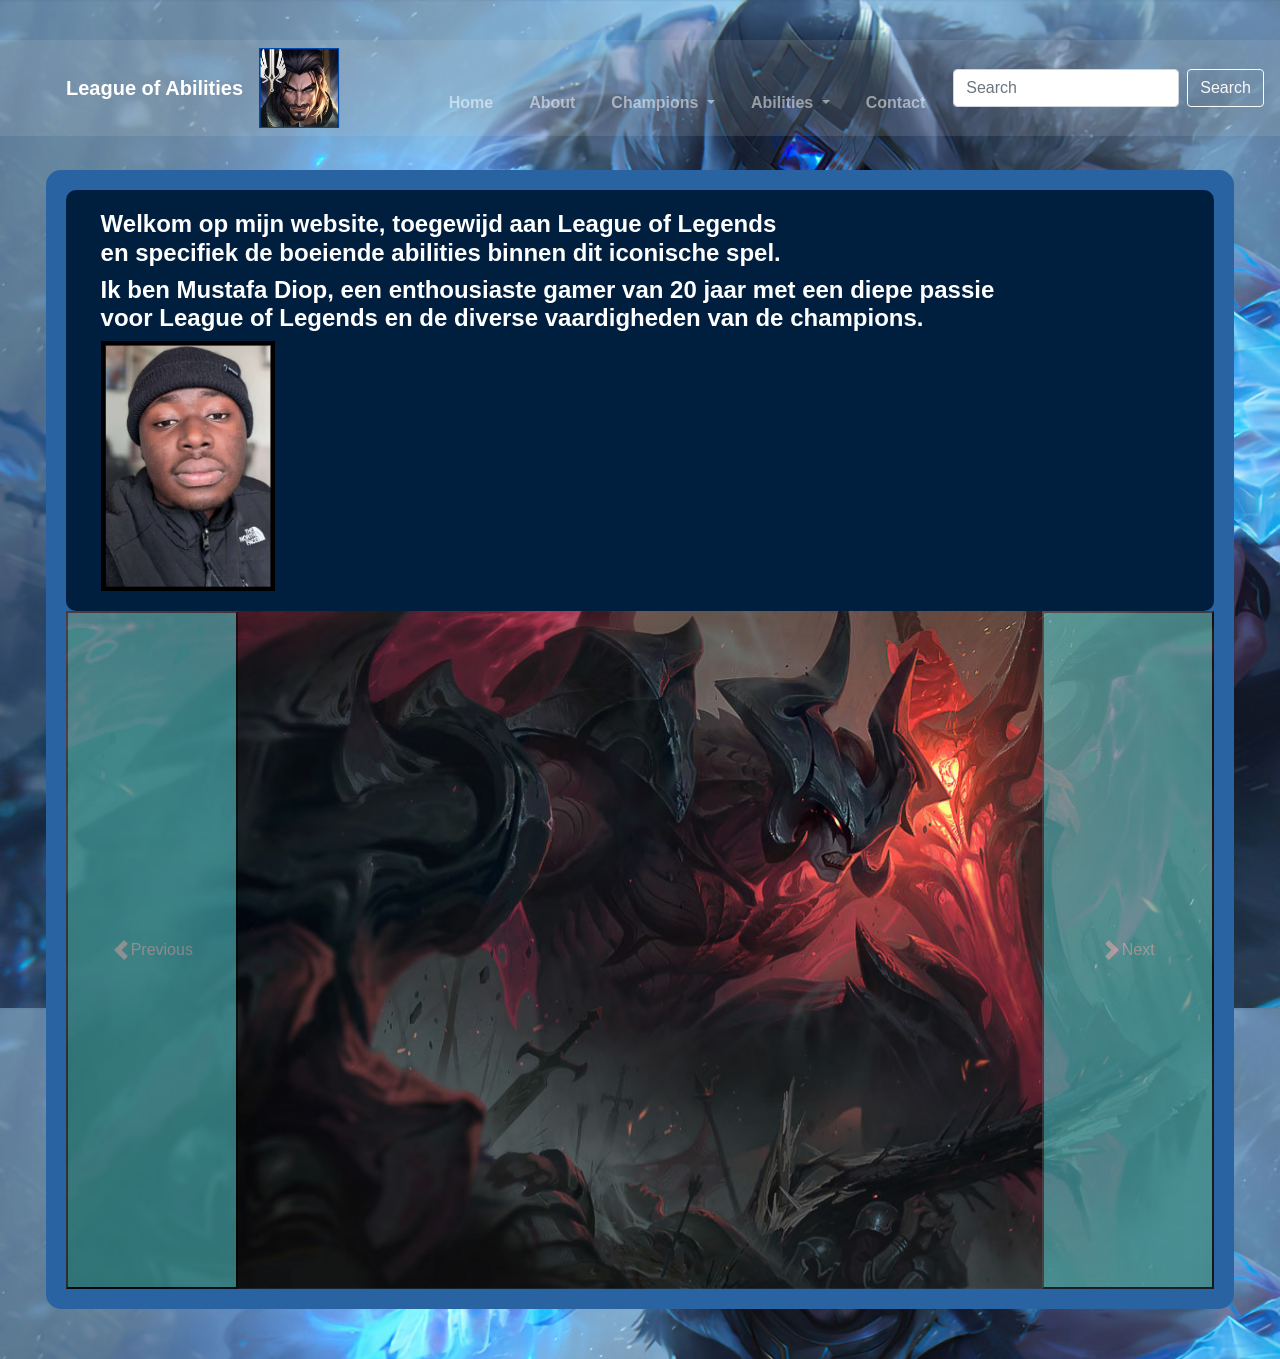
<file: index.html>
<!DOCTYPE html>
<html lang="en">
<head>
    <meta charset="UTF-8">
    <meta name="viewport" content="width=device-width, initial-scale=1.0">
    <link rel="stylesheet" href="https://maxcdn.bootstrapcdn.com/bootstrap/4.0.0/css/bootstrap.min.css" integrity="sha384-Gn5384xqQ1aoWXA+058RXPxPg6fy4IWvTNh0E263XmFcJlSAwiGgFAW/dAiS6JXm" crossorigin="anonymous">
    <script src="https://cdnjs.cloudflare.com/ajax/libs/popper.js/1.12.9/umd/popper.min.js" integrity="sha384-ApNbgh9B+Y1QKtv3Rn7W3mgPxhU9K/ScQsAP7hUibX39j7fakFPskvXusvfa0b4Q" crossorigin="anonymous"></script>
    <script src="https://cdn.jsdelivr.net/npm/bootstrap@5.2.2/dist/js/bootstrap.bundle.min.js"></script>
    <link rel="stylesheet" href="css/styles.css">
    <title>League of Abilities</title>
</head>
<body>
    <navbarsection>
        <nav class="navbar navbar-expand-lg navbar-dark fixed-top" style="background-color: #d3d3d321;">
            <a class="navbar-brand" href="index.html">League of Abilities</a>
            <img src="images\sylaslogobetter.png" alt="Sylas Site Logo" height="80">
            <button class="navbar-toggler" type="button" data-toggle="collapse" data-target="#navbarNav" aria-controls="navbarNav" aria-expanded="false" aria-label="Toggle navigation">
                <span class="navbar-toggler-icon"></span>
            </button>
            <div class="collapse navbar-collapse" id="navbarNav">
                <ul class="navbar-nav ml-auto">
                    <li class="nav-item">
                        <a class="nav-link" href="index.html">Home</a>
                    </li>
                    <li class="nav-item">
                        <a class="nav-link" href="overzicht.html">About</a>
                    </li>
                    <li class="nav-item dropdown">
                        <a class="nav-link dropdown-toggle" href="#" id="championsDropdown" role="button" data-bs-toggle="dropdown" aria-expanded="false">
                            Champions
                        </a>
                        <ul class="dropdown-menu" aria-labelledby="championsDropdown">
                            <li><a class="dropdown-item" href="aatroxlore.html">Aatrox</a></li>
                            <li><a class="dropdown-item" href="yonelore.html">Yone</a></li>
                            <li><a class="dropdown-item" href="samiralore.html">Samira</a></li>
                        </ul>
                    </li>
                    <li class="nav-item dropdown">
                        <a class="nav-link dropdown-toggle" href="#" id="abilitiesDropdown" role="button" data-bs-toggle="dropdown" aria-expanded="false">
                            Abilities
                        </a>
                        <ul class="dropdown-menu" aria-labelledby="abilitiesDropdown">
                            <li><a class="dropdown-item" href="aatroxability.html">Aatrox</a></li>
                            <li><a class="dropdown-item" href="yoneability.html">Yone</a></li>
                            <li><a class="dropdown-item" href="samiraability.html">Samira</a></li>
                        </ul>
                    </li>
                    <li class="nav-item">
                        <a class="nav-link" href="contact.html">Contact</a>
                    </li>
                </ul>
        
                <!-- Search Bar -->
                <form class="form-inline my-2 my-lg-0">
                    <input class="form-control mr-sm-2" type="search" placeholder="Search" aria-label="Search">
                    <button class="btn btn-outline-light my-2 my-sm-0" type="submit">Search</button>
                </form>
            </div>
        </nav>
    </navbarsection>
    
    
    <section class="blue-container">
        <article class="container-fluid">
            <section class="row" style="background-color: #001f3f; padding: 20px; border-radius: 10px; color: #ffffff;">
                <article class="col-sm-8">
                    <h4><b>Welkom op mijn website, toegewijd aan League of Legends en specifiek de boeiende abilities binnen dit iconische spel.</b></h4>
                </article>
                <br>
                <br>
                <article class="col-sm-10">
                    <h4><b>Ik ben Mustafa Diop, een enthousiaste gamer van 20 jaar met een diepe passie voor League of Legends en de diverse vaardigheden van de champions.</b></h4>
                    <img src="images\beter.png" alt="Foto Mustafa Diop" height="250" class="center-image">
                </article>
            </section>
            
        </article>

        <carouselsection id="carouselExample" class="carousel slide" data-bs-ride="carousel">
            <section class="carousel-inner">
                <article class="carousel-item active">
                    <img src="images\Aatrox_0.jpg" alt="Image Aatrox"class="d-block w-100" alt="Aatrox">
                </article>
                <article class="carousel-item">
                    <img src="images\Yone_0.jpg" alt="Image Yone" class="d-block w-100" alt="Yone">
                </article>
                <article class="carousel-item">
                    <img src="images\Samira_0.jpg" alt="Image Samira" class="d-block w-100" alt="Samira">
                </article>
            </section>
            <button class="carousel-control-prev" type="button" data-bs-target="#carouselExample" data-bs-slide="prev">
                <span class="carousel-control-prev-icon" aria-hidden="true"></span>
                <span class="visually-hidden">Previous</span>
            </button>
            <button class="carousel-control-next" type="button" data-bs-target="#carouselExample" data-bs-slide="next">
                <span class="carousel-control-next-icon" aria-hidden="true"></span>
                <span class="visually-hidden">Next</span>
            </button>
        </section>
    </carouselsection>
</body>
</html>
</file>
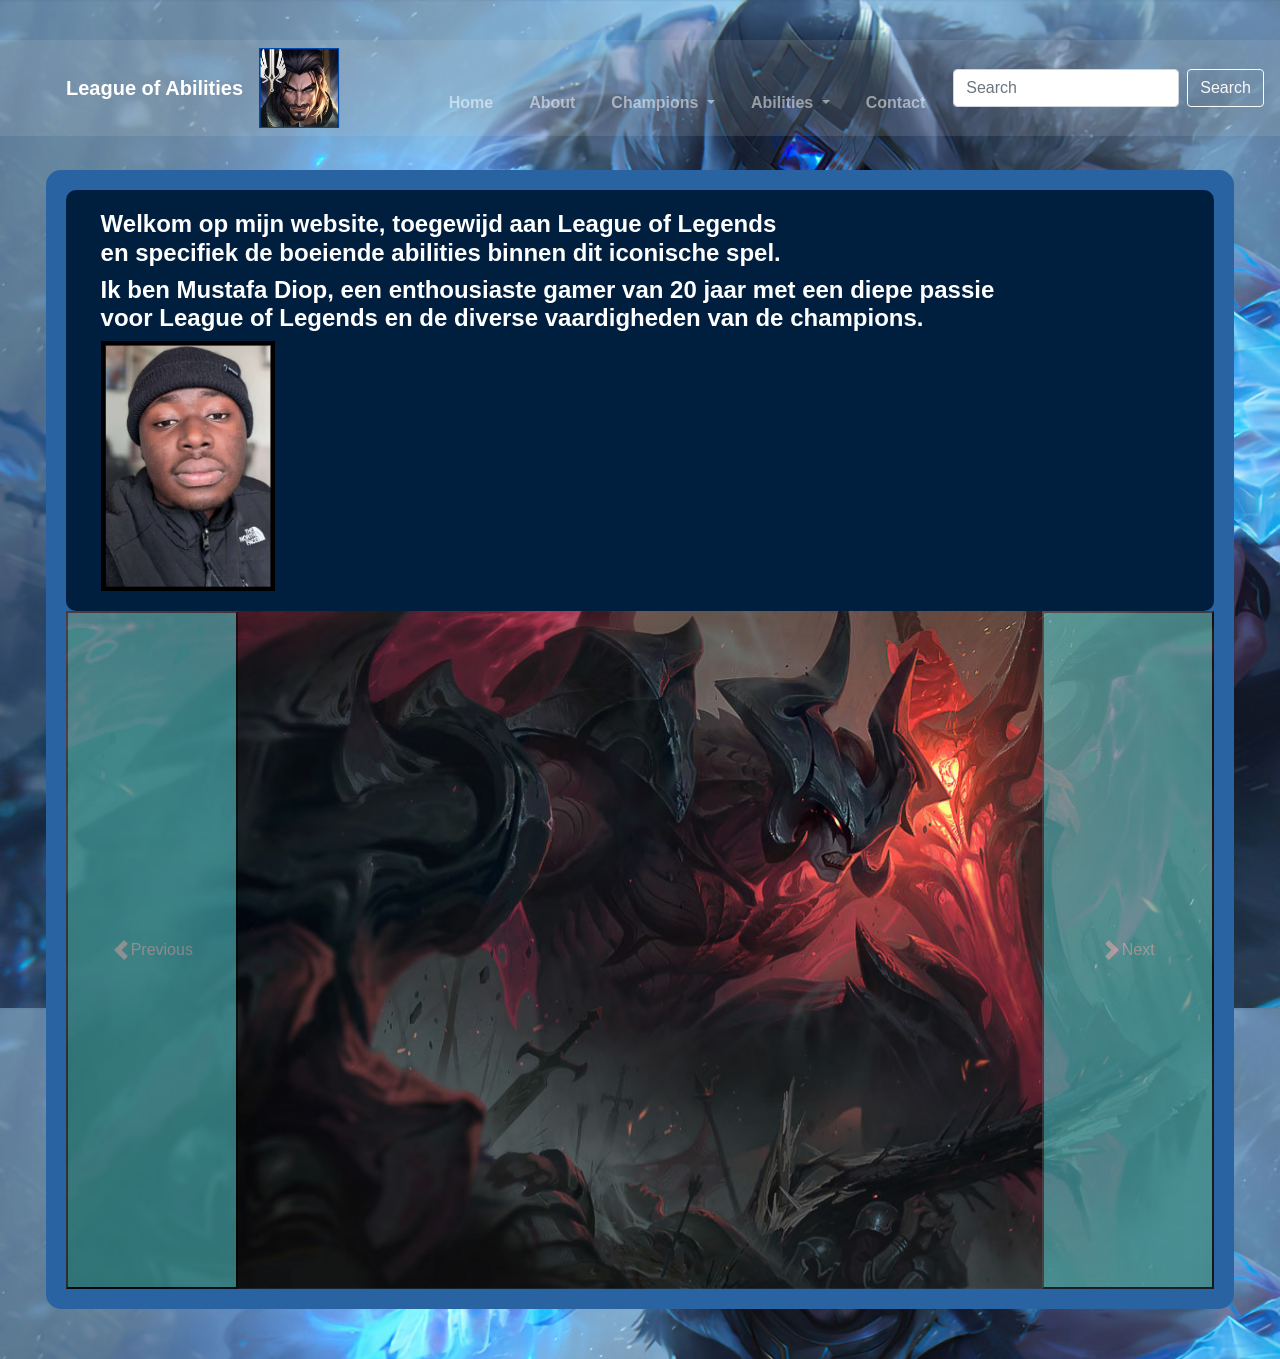
<file: css/League of Abilities/index.html>
<!DOCTYPE html>
<html lang="en">
<head>
    <meta charset="UTF-8">
    <meta name="viewport" content="width=device-width, initial-scale=1.0">
    <link rel="stylesheet" href="https://maxcdn.bootstrapcdn.com/bootstrap/4.0.0/css/bootstrap.min.css" integrity="sha384-Gn5384xqQ1aoWXA+058RXPxPg6fy4IWvTNh0E263XmFcJlSAwiGgFAW/dAiS6JXm" crossorigin="anonymous">
    <script src="https://cdnjs.cloudflare.com/ajax/libs/popper.js/1.12.9/umd/popper.min.js" integrity="sha384-ApNbgh9B+Y1QKtv3Rn7W3mgPxhU9K/ScQsAP7hUibX39j7fakFPskvXusvfa0b4Q" crossorigin="anonymous"></script>
    <script src="https://cdn.jsdelivr.net/npm/bootstrap@5.2.2/dist/js/bootstrap.bundle.min.js"></script>
    <link rel="stylesheet" href="/css/styles.css">
    <title>League of Abilities</title>
</head>
<body>
    <navbarsection>
        <nav class="navbar navbar-expand-lg navbar-dark fixed-top" style="background-color: #d3d3d321;">
            <a class="navbar-brand" href="index.html">League of Abilities</a>
            <img src="images\sylaslogobetter.png" alt="Sylas Site Logo" height="80">
            <button class="navbar-toggler" type="button" data-toggle="collapse" data-target="#navbarNav" aria-controls="navbarNav" aria-expanded="false" aria-label="Toggle navigation">
                <span class="navbar-toggler-icon"></span>
            </button>
            <div class="collapse navbar-collapse" id="navbarNav">
                <ul class="navbar-nav ml-auto">
                    <li class="nav-item">
                        <a class="nav-link" href="index.html">Home</a>
                    </li>
                    <li class="nav-item">
                        <a class="nav-link" href="overzicht.html">About</a>
                    </li>
                    <li class="nav-item dropdown">
                        <a class="nav-link dropdown-toggle" href="#" id="championsDropdown" role="button" data-bs-toggle="dropdown" aria-expanded="false">
                            Champions
                        </a>
                        <ul class="dropdown-menu" aria-labelledby="championsDropdown">
                            <li><a class="dropdown-item" href="aatroxlore.html">Aatrox</a></li>
                            <li><a class="dropdown-item" href="yonelore.html">Yone</a></li>
                            <li><a class="dropdown-item" href="samiralore.html">Samira</a></li>
                        </ul>
                    </li>
                    <li class="nav-item dropdown">
                        <a class="nav-link dropdown-toggle" href="#" id="abilitiesDropdown" role="button" data-bs-toggle="dropdown" aria-expanded="false">
                            Abilities
                        </a>
                        <ul class="dropdown-menu" aria-labelledby="abilitiesDropdown">
                            <li><a class="dropdown-item" href="aatroxability.html">Aatrox</a></li>
                            <li><a class="dropdown-item" href="yoneability.html">Yone</a></li>
                            <li><a class="dropdown-item" href="samiraability.html">Samira</a></li>
                        </ul>
                    </li>
                    <li class="nav-item">
                        <a class="nav-link" href="contact.html">Contact</a>
                    </li>
                </ul>
        
                <!-- Search Bar -->
                <form class="form-inline my-2 my-lg-0">
                    <input class="form-control mr-sm-2" type="search" placeholder="Search" aria-label="Search">
                    <button class="btn btn-outline-light my-2 my-sm-0" type="submit">Search</button>
                </form>
            </div>
        </nav>
    </navbarsection>
    
    
    <section class="blue-container">
        <article class="container-fluid">
            <section class="row" style="background-color: #001f3f; padding: 20px; border-radius: 10px; color: #ffffff;">
                <article class="col-sm-8">
                    <h4><b>Welkom op mijn website, toegewijd aan League of Legends en specifiek de boeiende abilities binnen dit iconische spel.</b></h4>
                </article>
                <br>
                <br>
                <article class="col-sm-10">
                    <h4><b>Ik ben Mustafa Diop, een enthousiaste gamer van 20 jaar met een diepe passie voor League of Legends en de diverse vaardigheden van de champions.</b></h4>
                    <img src="images\beter.png" alt="Foto Mustafa Diop" height="250" class="center-image">
                </article>
            </section>
            
        </article>

        <carouselsection id="carouselExample" class="carousel slide" data-bs-ride="carousel">
            <section class="carousel-inner">
                <article class="carousel-item active">
                    <img src="images\Aatrox_0.jpg" alt="Image Aatrox"class="d-block w-100" alt="Aatrox">
                </article>
                <article class="carousel-item">
                    <img src="images\Yone_0.jpg" alt="Image Yone" class="d-block w-100" alt="Yone">
                </article>
                <article class="carousel-item">
                    <img src="images\Samira_0.jpg" alt="Image Samira" class="d-block w-100" alt="Samira">
                </article>
            </section>
            <button class="carousel-control-prev" type="button" data-bs-target="#carouselExample" data-bs-slide="prev">
                <span class="carousel-control-prev-icon" aria-hidden="true"></span>
                <span class="visually-hidden">Previous</span>
            </button>
            <button class="carousel-control-next" type="button" data-bs-target="#carouselExample" data-bs-slide="next">
                <span class="carousel-control-next-icon" aria-hidden="true"></span>
                <span class="visually-hidden">Next</span>
            </button>
        </section>
    </carouselsection>
</body>
</html>
</file>
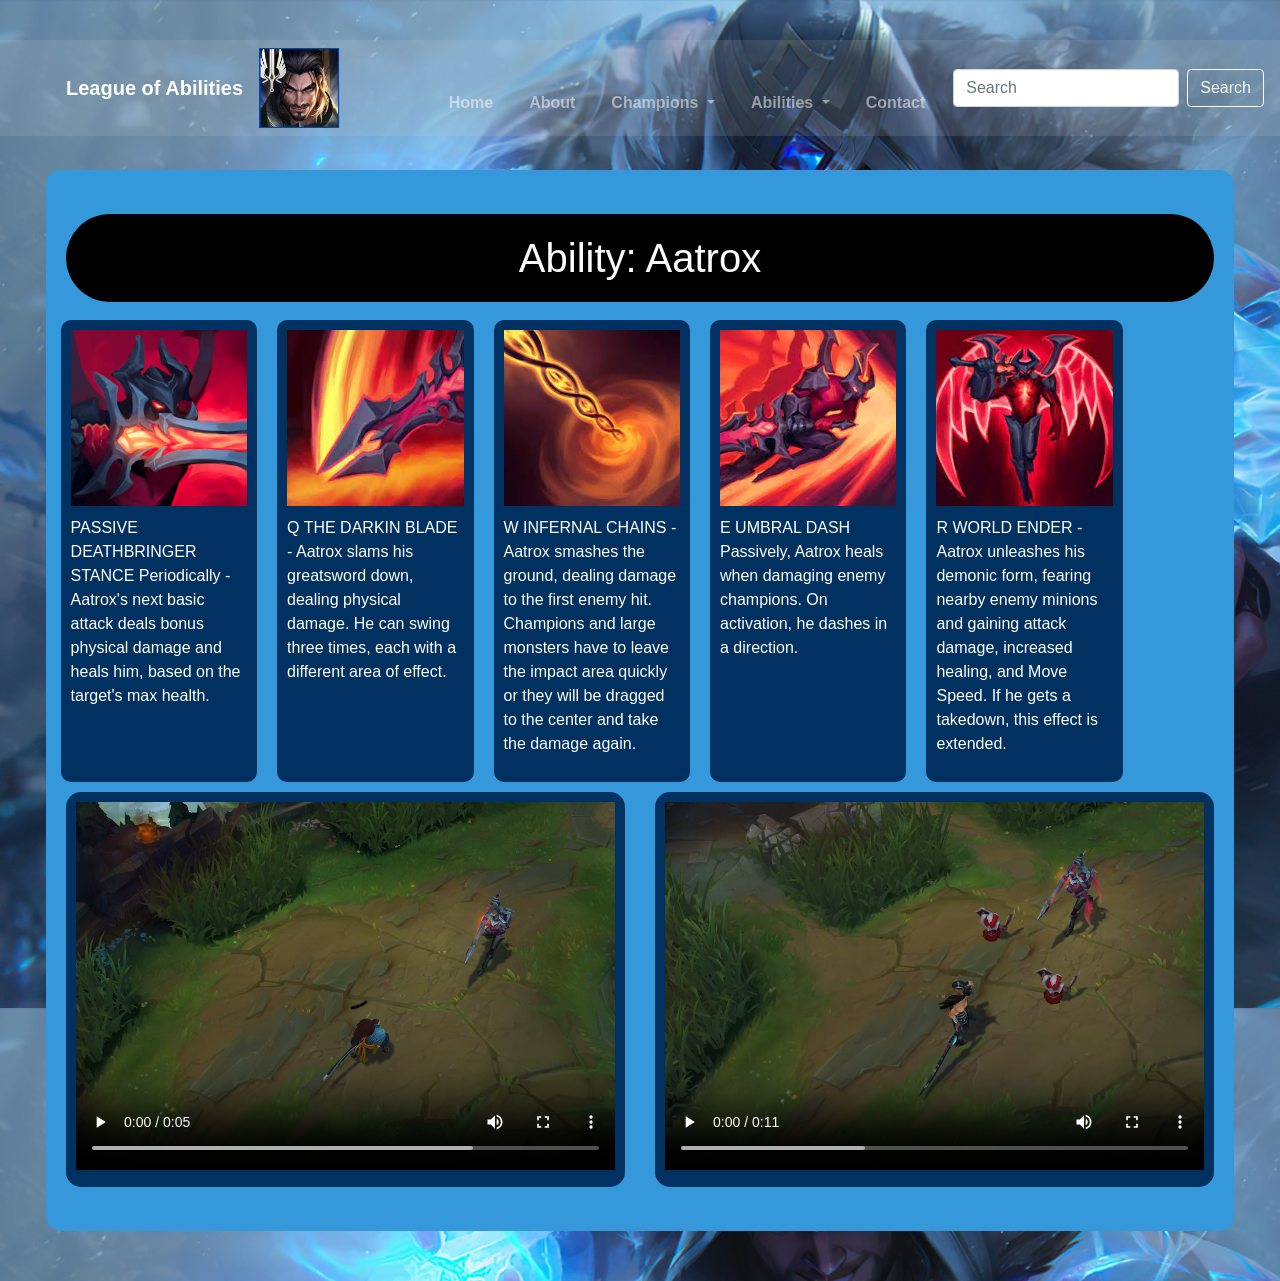
<file: aatroxability.html>
<!DOCTYPE html>
<html lang="en">
<head>
    <meta charset="UTF-8">
    <meta name="viewport" content="width=device-width, initial-scale=1.0">
    <link rel="stylesheet" href="https://maxcdn.bootstrapcdn.com/bootstrap/4.0.0/css/bootstrap.min.css" integrity="sha384-Gn5384xqQ1aoWXA+058RXPxPg6fy4IWvTNh0E263XmFcJlSAwiGgFAW/dAiS6JXm" crossorigin="anonymous">
    <script src="https://cdnjs.cloudflare.com/ajax/libs/popper.js/1.12.9/umd/popper.min.js" integrity="sha384-ApNbgh9B+Y1QKtv3Rn7W3mgPxhU9K/ScQsAP7hUibX39j7fakFPskvXusvfa0b4Q" crossorigin="anonymous"></script>
    <script src="https://cdn.jsdelivr.net/npm/bootstrap@5.2.2/dist/js/bootstrap.bundle.min.js"></script>
    <link rel="stylesheet" href="css\styles.css">
    <link rel="stylesheet" href="css\styles for abilties.css" >
    <title>League of Abilities</title>
</head>
<body>
    <navbarsection>
        <nav class="navbar navbar-expand-lg navbar-dark fixed-top" style="background-color: #d3d3d321;">
            <a class="navbar-brand" href="index.html">League of Abilities</a>
            <img src="images\sylaslogobetter.png" alt="Sylas Logo Site" height="80">
            <button class="navbar-toggler" type="button" data-toggle="collapse" data-target="#navbarNav" aria-controls="navbarNav" aria-expanded="false" aria-label="Toggle navigation">
                <span class="navbar-toggler-icon"></span>
            </button>
            <div class="collapse navbar-collapse" id="navbarNav">
                <ul class="navbar-nav ml-auto">
                    <li class="nav-item">
                        <a class="nav-link" href="index.html">Home</a>
                    </li>
                    <li class="nav-item">
                        <a class="nav-link" href="overzicht.html">About</a>
                    </li>
                    <li class="nav-item dropdown">
                        <a class="nav-link dropdown-toggle" href="#" id="championsDropdown" role="button" data-bs-toggle="dropdown" aria-expanded="false">
                            Champions
                        </a>
                        <ul class="dropdown-menu" aria-labelledby="championsDropdown">
                            <li><a class="dropdown-item" href="aatroxlore.html">Aatrox</a></li>
                            <li><a class="dropdown-item" href="yonelore.html">Yone</a></li>
                            <li><a class="dropdown-item" href="samiralore.html">Samira</a></li>
                        </ul>
                    </li>
                    <li class="nav-item dropdown">
                        <a class="nav-link dropdown-toggle" href="#" id="abilitiesDropdown" role="button" data-bs-toggle="dropdown" aria-expanded="false">
                            Abilities
                        </a>
                        <ul class="dropdown-menu" aria-labelledby="abilitiesDropdown">
                            <li><a class="dropdown-item" href="aatroxability.html">Aatrox</a></li>
                            <li><a class="dropdown-item" href="yoneability.html">Yone</a></li>
                            <li><a class="dropdown-item" href="samiraability.html">Samira</a></li>
                        </ul>
                    </li>
                    <li class="nav-item">
                        <a class="nav-link" href="contact.html">Contact</a>
                    </li>
                </ul>              
                <form class="form-inline my-2 my-lg-0">
                    <input class="form-control mr-sm-2" type="search" placeholder="Search" aria-label="Search">
                    <button class="btn btn-outline-light my-2 my-sm-0" type="submit">Search</button>
                </form>
            </div>
        </nav>
    </navbarsection>
    <section class="blue-container">
        <abilitysection class="container-fluid">
            <h1 style="text-align: center; color: rgb(252, 251, 251); background-color: #000000; padding: 20px; border-radius: 50px;">Ability: Aatrox</h1>
            <abilitysection class="row">
                <section class="col-sm-2">
                    
                    <img src="images\icon-p.jpg" alt="Aatrox Passive">
                    <p>
                        PASSIVE
                        DEATHBRINGER STANCE
                        Periodically - 
                        Aatrox's next basic attack deals bonus physical damage and heals him, based on the target's max health.</p>
                </section>
                <section class="col-sm-2">
                    <img src="images\aatroxQ.jpg" alt="Aatrox Q">
                    <p>Q
                        THE DARKIN BLADE -
                        Aatrox slams his greatsword down, dealing physical damage. He can swing three times, each with a different area of effect.</p>
                </section>
                <section class="col-sm-2">
                    <img src="images\images.jpg" alt="Aatrox W">
                    <p>W
                        INFERNAL CHAINS -
                        Aatrox smashes the ground, dealing damage to the first enemy hit. Champions and large monsters have to leave the impact area quickly or they will be dragged to the center and take the damage again.</p>
                </section>
                <section class="col-sm-2">
                    <img src="images\aatrox3.jpg" alt="Aatrox E">
                    <p>E
                        UMBRAL DASH
                        Passively, Aatrox heals when damaging enemy champions. On activation, he dashes in a direction.</p>
                </section>
                <section class="col-sm-2">
                    <img src="images\aatroxR.jpg" alt="Aatrox R">
                    <p>R
                        WORLD ENDER -
                        Aatrox unleashes his demonic form, fearing nearby enemy minions and gaining attack damage, increased healing, and Move Speed. If he gets a takedown, this effect is extended.</p>
                </section>
            </abilitysection>

            <abilityvidsection class="row">
                <vidsection class="col-sm-6">
                    <div class="video-container" style="background-color: #013161; border-radius: 15px; padding: 10px;">
                        <video width="100%" height="auto" controls>
                            <source src="videos\aatrox vid q.webm" alt="aatrox Q ability" type="video/mp4">
                            Your browser does not support the video tag.
                        </video>
                    </div>
                </vidsection>
                
                <vidsection class="col-sm-6">
                    <div class="video-container" style="background-color: #013161; border-radius: 15px; padding: 10px;">
                        <video width="100%" height="auto" controls>
                            <source src="videos\Aatrox R vid.webm" alt="aatrox R ability" type="video/mp4">
                            Your browser does not support the video tag.
                        </video>
                    </div>
                </vidsection>
            </abilityvidsection>           
    </section>
</body>
</file>
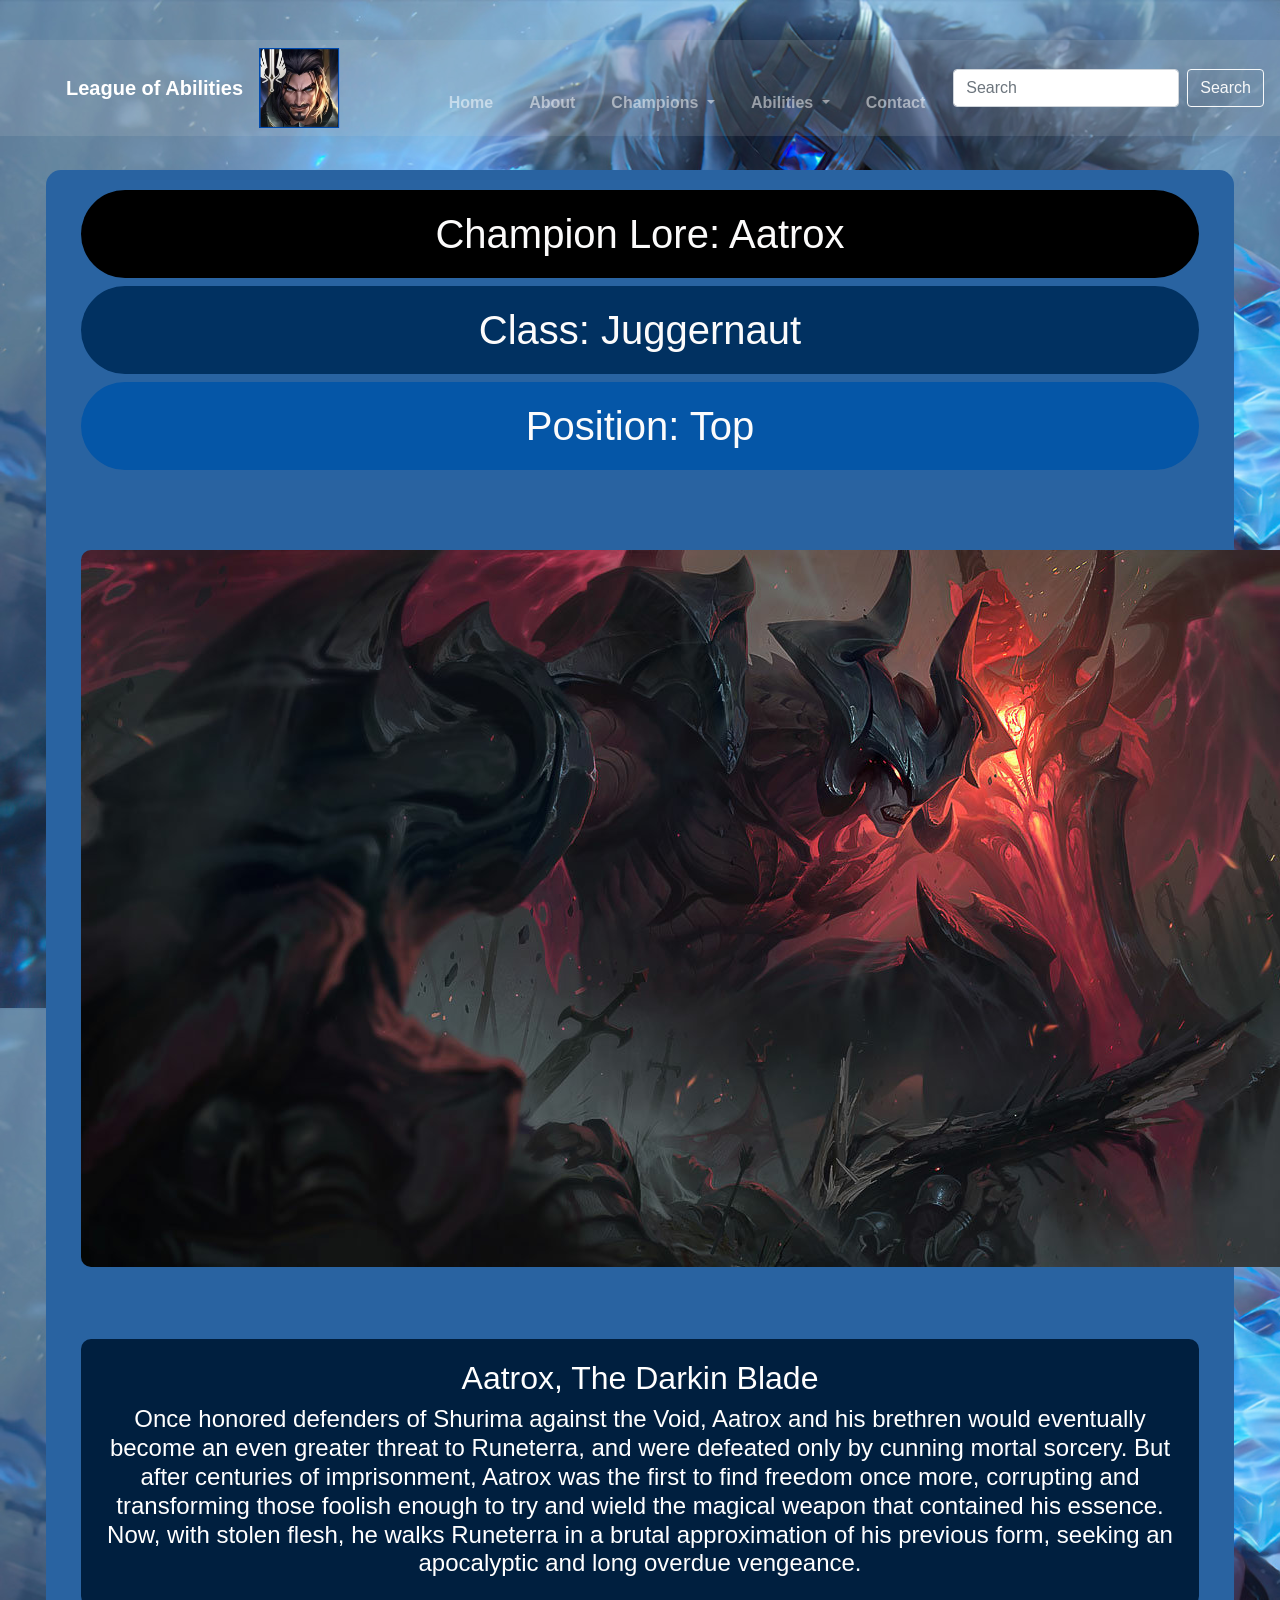
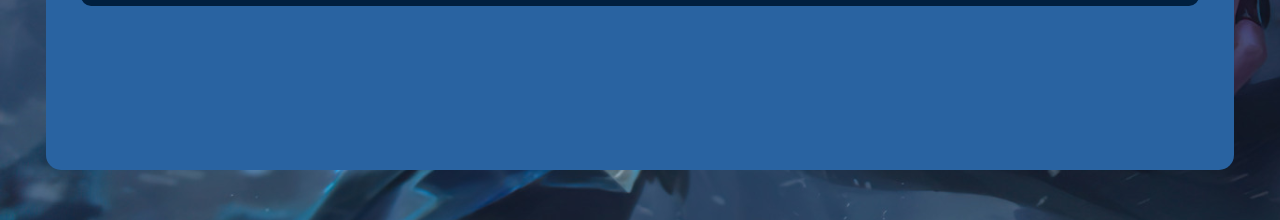
<file: aatroxlore.html>
<!DOCTYPE html>
<html lang="en">
<head>
    <meta charset="UTF-8">
    <meta name="viewport" content="width=device-width, initial-scale=1.0">
    <link rel="stylesheet" href="https://maxcdn.bootstrapcdn.com/bootstrap/4.0.0/css/bootstrap.min.css" integrity="sha384-Gn5384xqQ1aoWXA+058RXPxPg6fy4IWvTNh0E263XmFcJlSAwiGgFAW/dAiS6JXm" crossorigin="anonymous">
    <script src="https://cdnjs.cloudflare.com/ajax/libs/popper.js/1.12.9/umd/popper.min.js" integrity="sha384-ApNbgh9B+Y1QKtv3Rn7W3mgPxhU9K/ScQsAP7hUibX39j7fakFPskvXusvfa0b4Q" crossorigin="anonymous"></script>
    <script src="https://cdn.jsdelivr.net/npm/bootstrap@5.2.2/dist/js/bootstrap.bundle.min.js"></script>
    <link rel="stylesheet" href="css\styles.css">
</head>
    <title>League of Abilities</title>
    <body>
        <navbarsection>
            <nav class="navbar navbar-expand-lg navbar-dark fixed-top" style="background-color: #d3d3d321;">
                <a class="navbar-brand" href="index.html">League of Abilities</a>
                <img src="images\sylaslogobetter.png" alt="Sylas Site Logo" height="80">
                <button class="navbar-toggler" type="button" data-toggle="collapse" data-target="#navbarNav" aria-controls="navbarNav" aria-expanded="false" aria-label="Toggle navigation">
                    <span class="navbar-toggler-icon"></span>
                </button>
                <div class="collapse navbar-collapse" id="navbarNav">
                    <ul class="navbar-nav ml-auto">
                        <li class="nav-item">
                            <a class="nav-link" href="index.html">Home</a>
                        </li>
                        <li class="nav-item">
                            <a class="nav-link" href="overzicht.html">About</a>
                        </li>
                        <li class="nav-item dropdown">
                            <a class="nav-link dropdown-toggle" href="#" id="championsDropdown" role="button" data-bs-toggle="dropdown" aria-expanded="false">
                                Champions
                            </a>
                            <ul class="dropdown-menu" aria-labelledby="championsDropdown">
                                <li><a class="dropdown-item" href="aatroxlore.html">Aatrox</a></li>
                                <li><a class="dropdown-item" href="yonelore.html">Yone</a></li>
                                <li><a class="dropdown-item" href="samiralore.html">Samira</a></li>
                            </ul>
                        </li>
                        <li class="nav-item dropdown">
                            <a class="nav-link dropdown-toggle" href="#" id="abilitiesDropdown" role="button" data-bs-toggle="dropdown" aria-expanded="false">
                                Abilities
                            </a>
                            <ul class="dropdown-menu" aria-labelledby="abilitiesDropdown">
                                <li><a class="dropdown-item" href="aatroxability.html">Aatrox</a></li>
                                <li><a class="dropdown-item" href="yoneability.html">Yone</a></li>
                                <li><a class="dropdown-item" href="samiraability.html">Samira</a></li>
                            </ul>
                        </li>
                        <li class="nav-item">
                            <a class="nav-link" href="contact.html">Contact</a>
                        </li>
                    </ul>              
                    <form class="form-inline my-2 my-lg-0">
                        <input class="form-control mr-sm-2" type="search" placeholder="Search" aria-label="Search">
                        <button class="btn btn-outline-light my-2 my-sm-0" type="submit">Search</button>
                    </form>
                </div>
            </nav>
        </navbarsection>
        <section class="blue-container">
            <article class="container-fluid">
                <article>
                    <h1 style="text-align: center; color: rgb(252, 251, 251); background-color: #000000; padding: 20px; border-radius: 50px;">Champion Lore: Aatrox</h1>
                    <h1 style="text-align: center; color: rgb(252, 251, 251); background-color: #013161; padding: 20px; border-radius: 50px;">Class: Juggernaut</h1>
                    <h1 style="text-align: center; color: rgb(252, 251, 251); background-color: #0556a7; padding: 20px; border-radius: 50px;">Position: Top</h1>
                </article>
                <br>
                <br>
                <br>
                <img src="images\Aatrox_0.jpg" alt="Aatrox Image" style="display: block; margin: 0 auto; border-radius: 10px;">
                <br>
                <br>
                <br>
                <article style="background-color: #001f3f; color: white; padding: 20px; border-radius: 10px;">
                    <h2 style="text-align: center;">Aatrox, The Darkin Blade</h2>
                    <h4 style="text-align: center;">Once honored defenders of Shurima against the Void, Aatrox and his brethren would eventually become an even greater threat to Runeterra, and were defeated only by cunning mortal sorcery. But after centuries of imprisonment, Aatrox was the first to find freedom once more, corrupting and transforming those foolish enough to try and wield the magical weapon that contained his essence. Now, with stolen flesh, he walks Runeterra in a brutal approximation of his previous form, seeking an apocalyptic and long overdue vengeance.</h4>
                </article>
                <br>
                <br>
                <br>
                <br>
                <br>
                <br>
            </article>
        </section>
</body>
</file>
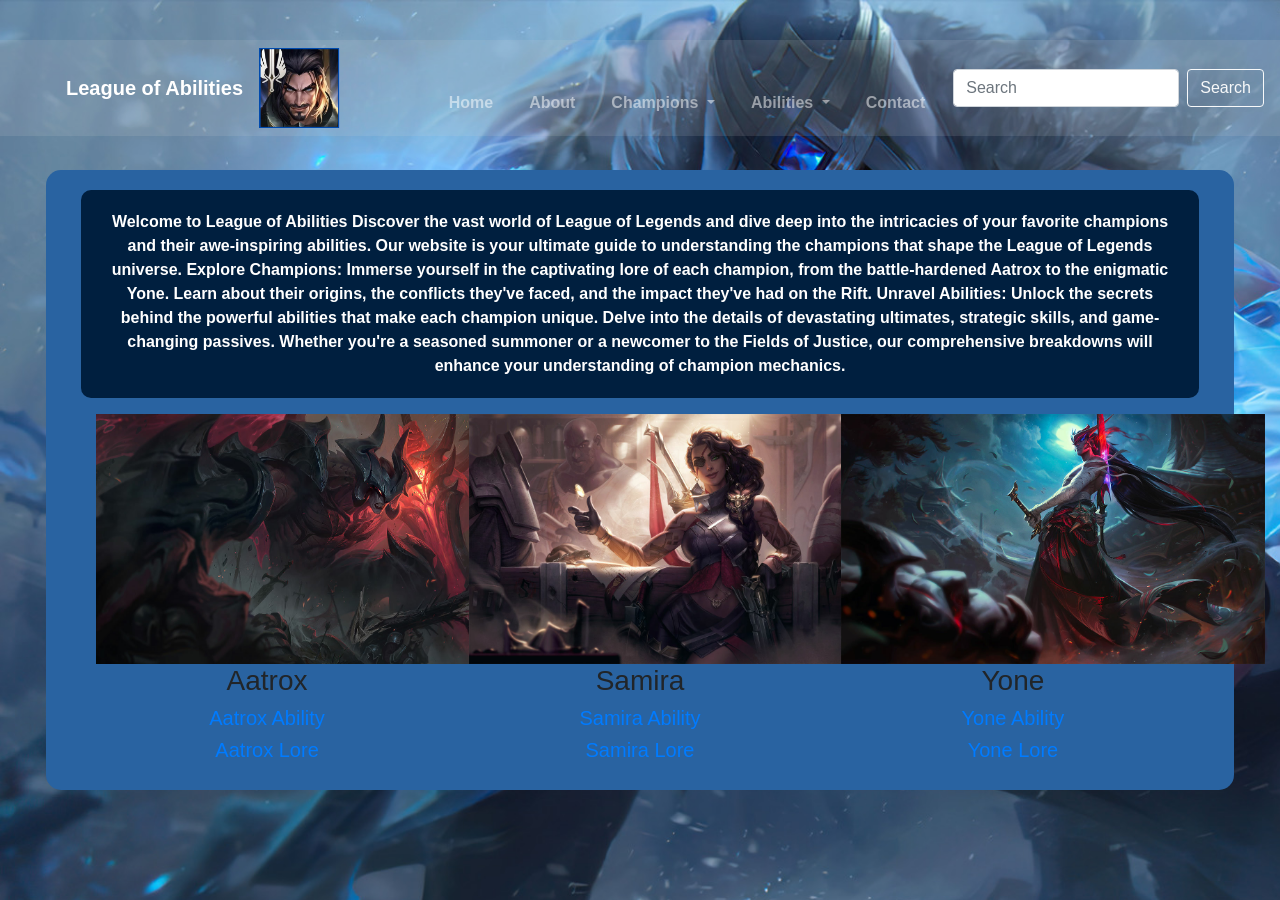
<file: overzicht.html>
<!DOCTYPE html>
<html lang="en">
<head>
    <meta charset="UTF-8">
    <meta name="viewport" content="width=device-width, initial-scale=1.0">
    <link rel="stylesheet" href="https://maxcdn.bootstrapcdn.com/bootstrap/4.0.0/css/bootstrap.min.css" integrity="sha384-Gn5384xqQ1aoWXA+058RXPxPg6fy4IWvTNh0E263XmFcJlSAwiGgFAW/dAiS6JXm" crossorigin="anonymous">
    <script src="https://cdnjs.cloudflare.com/ajax/libs/popper.js/1.12.9/umd/popper.min.js" integrity="sha384-ApNbgh9B+Y1QKtv3Rn7W3mgPxhU9K/ScQsAP7hUibX39j7fakFPskvXusvfa0b4Q" crossorigin="anonymous"></script>
    <script src="https://maxcdn.bootstrapcdn.com/bootstrap/4.0.0/js/bootstrap.min.js" integrity="sha384-JZR6Spejh4U02d8jOt6vLEHfe/JQGiRRSQQxSfFWpi1MquVdAyjUar5+76PVCmYl" crossorigin="anonymous"></script>
    <link rel="stylesheet" href="css\styles.css">
</head>
    <title>League of Abilities</title>   
    <body>
        <navbarsection>
            <nav class="navbar navbar-expand-lg navbar-dark fixed-top" style="background-color: #d3d3d321;">
                <a class="navbar-brand" href="index.html">League of Abilities</a>
                <img src="images\sylaslogobetter.png" alt="Sylas Site Logo" height="80">
                <button class="navbar-toggler" type="button" data-toggle="collapse" data-target="#navbarNav" aria-controls="navbarNav" aria-expanded="false" aria-label="Toggle navigation">
                    <span class="navbar-toggler-icon"></span>
                </button>
                <div class="collapse navbar-collapse" id="navbarNav">
                    <ul class="navbar-nav ml-auto">
                        <li class="nav-item">
                            <a class="nav-link" href="index.html">Home</a>
                        </li>
                        <li class="nav-item">
                            <a class="nav-link" href="overzicht.html">About</a>
                        </li>
                        <li class="nav-item dropdown">
                            <a class="nav-link dropdown-toggle" href="#" id="championsDropdown" role="button" data-bs-toggle="dropdown" aria-expanded="false">
                                Champions
                            </a>
                            <ul class="dropdown-menu" aria-labelledby="championsDropdown">
                                <li><a class="dropdown-item" href="aatroxlore.html">Aatrox</a></li>
                                <li><a class="dropdown-item" href="yonelore.html">Yone</a></li>
                                <li><a class="dropdown-item" href="samiralore.html">Samira</a></li>
                            </ul>
                        </li>
                        <li class="nav-item dropdown">
                            <a class="nav-link dropdown-toggle" href="#" id="abilitiesDropdown" role="button" data-bs-toggle="dropdown" aria-expanded="false">
                                Abilities
                            </a>
                            <ul class="dropdown-menu" aria-labelledby="abilitiesDropdown">
                                <li><a class="dropdown-item" href="aatroxability.html">Aatrox</a></li>
                                <li><a class="dropdown-item" href="yoneability.html">Yone</a></li>
                                <li><a class="dropdown-item" href="samiraability.html">Samira</a></li>
                            </ul>
                        </li>
                        <li class="nav-item">
                            <a class="nav-link" href="contact.html">Contact</a>
                        </li>
                    </ul>
            
                    <!-- Search Bar -->
                    <form class="form-inline my-2 my-lg-0">
                        <input class="form-control mr-sm-2" type="search" placeholder="Search" aria-label="Search">
                        <button class="btn btn-outline-light my-2 my-sm-0" type="submit">Search</button>
                    </form>
                </div>
            </nav>
        </navbarsection>
        <section class="blue-container">
            <article class="container-fluid">
                <p class="custom-paragraph" style="background-color: #001f3f; color: #ffffff; padding: 20px; border-radius: 10px;">
                    Welcome to League of Abilities
    
                    Discover the vast world of League of Legends and dive deep into the intricacies of your favorite champions and their awe-inspiring abilities. Our website is your ultimate guide to understanding the champions that shape the League of Legends universe.
    
                    Explore Champions:
    
                    Immerse yourself in the captivating lore of each champion, from the battle-hardened Aatrox to the enigmatic Yone. Learn about their origins, the conflicts they've faced, and the impact they've had on the Rift.
    
                    Unravel Abilities:
    
                    Unlock the secrets behind the powerful abilities that make each champion unique. Delve into the details of devastating ultimates, strategic skills, and game-changing passives. Whether you're a seasoned summoner or a newcomer to the Fields of Justice, our comprehensive breakdowns will enhance your understanding of champion mechanics.
                </p>
                <section class="container-fluid">
                    <section class="row">
                        <article class="col-sm-4 text-center">
                            <img src="images\Aatrox_0.jpg" alt="" height="250" class="center-image">
                            <h3>Aatrox</h3>
                            <h5> <a href="aatroxability.html">Aatrox Ability</a>
                            <h5> <a href="aatroxlore.html">Aatrox Lore</a>
                        </article>
                        <article class="col-sm-4 text-center">
                            <img src="images\Samira_0.jpg" alt="" height="250" class="center-image">
                            <h3>Samira</h3>
                            <h5> <a href="samiraability.html">Samira Ability</a>
                            <h5> <a href="samiralore.html">Samira Lore</a>
                        </article>
                        <article class="col-sm-4 text-center">
                            <img src="images\Yone_0.jpg" alt="" height="250" class="center-image">
                            <h3>Yone</h3>
                            <h5> <a href="yoneability.html">Yone Ability</a>
                            <h5> <a href="yonelore.html">Yone Lore</a>
                            </h5>
    
</html>
</file>
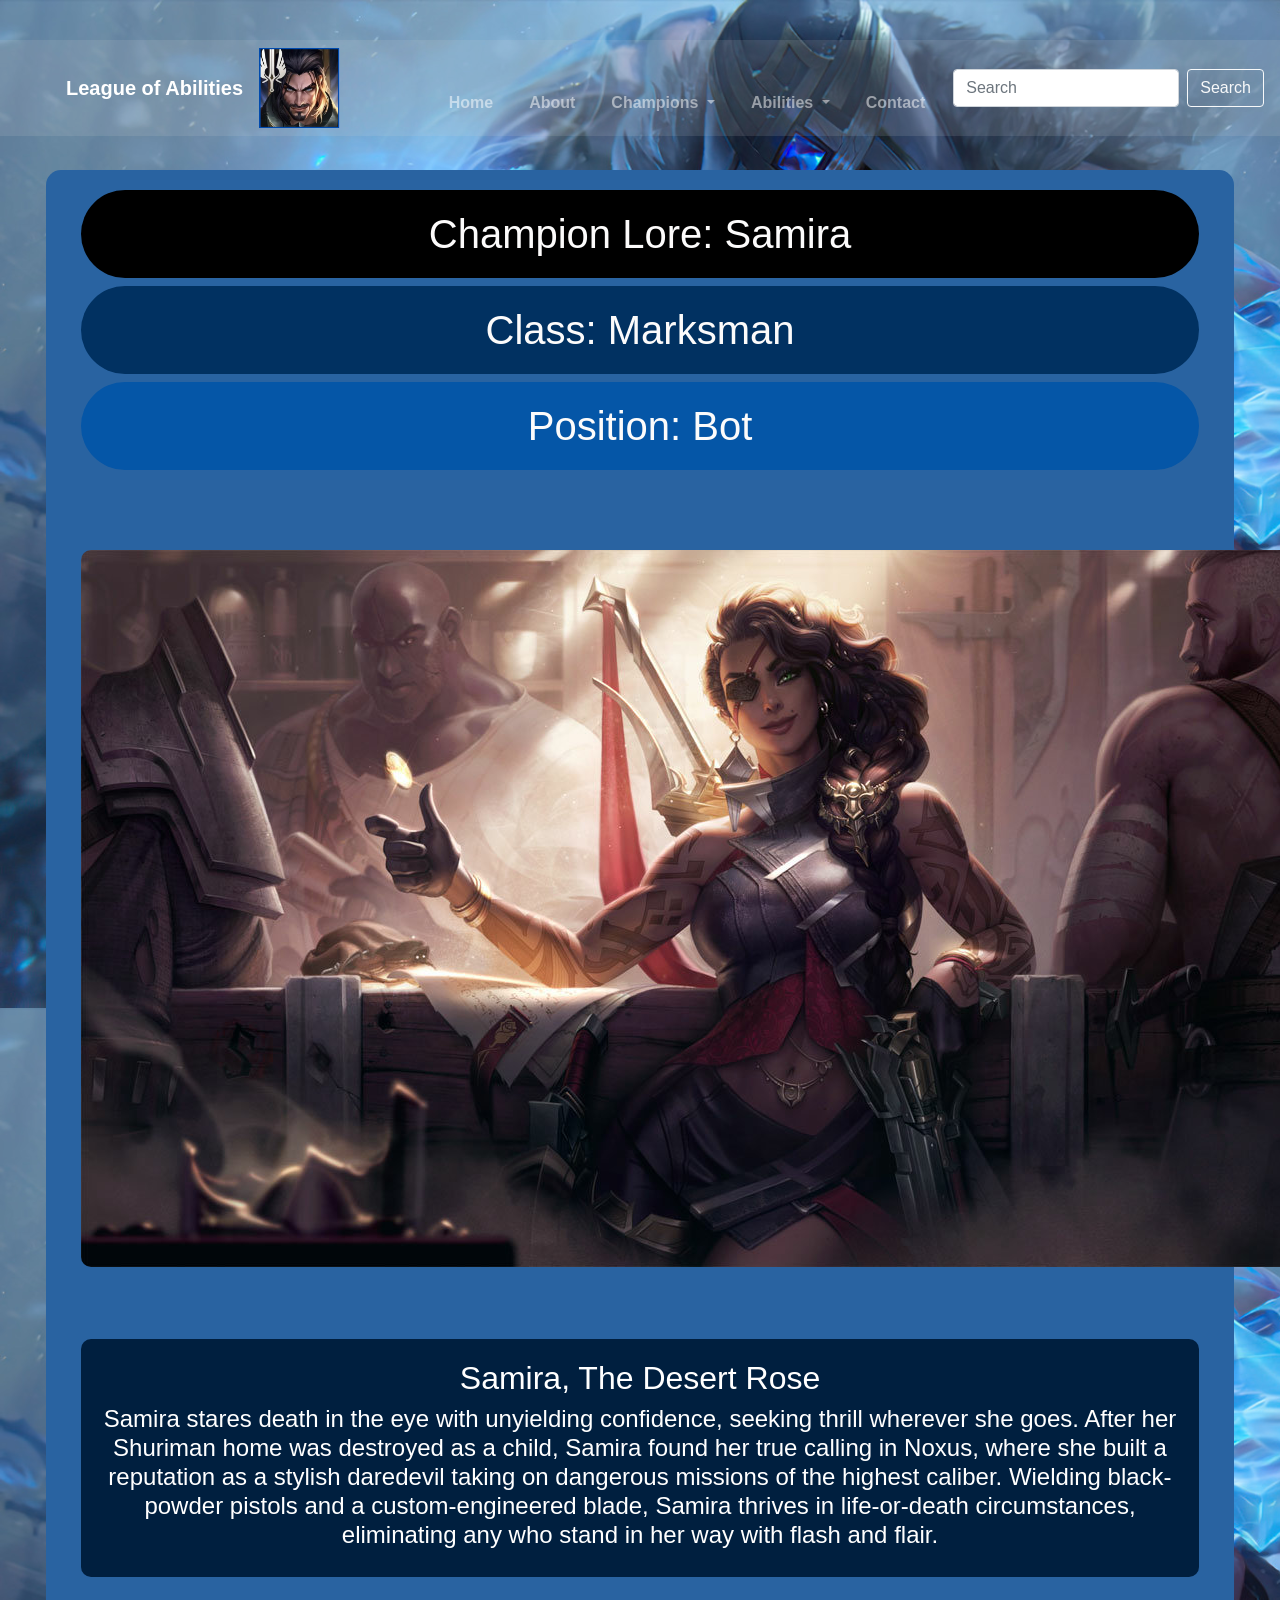
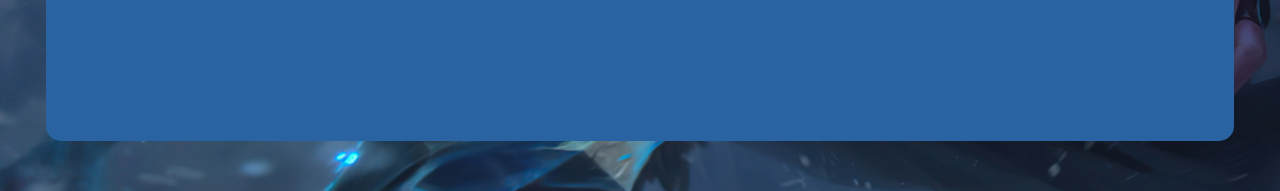
<file: samiralore.html>
<!DOCTYPE html>
<html lang="en">
<head>
    <meta charset="UTF-8">
    <meta name="viewport" content="width=device-width, initial-scale=1.0">
    <link rel="stylesheet" href="https://maxcdn.bootstrapcdn.com/bootstrap/4.0.0/css/bootstrap.min.css" integrity="sha384-Gn5384xqQ1aoWXA+058RXPxPg6fy4IWvTNh0E263XmFcJlSAwiGgFAW/dAiS6JXm" crossorigin="anonymous">
    <script src="https://cdnjs.cloudflare.com/ajax/libs/popper.js/1.12.9/umd/popper.min.js" integrity="sha384-ApNbgh9B+Y1QKtv3Rn7W3mgPxhU9K/ScQsAP7hUibX39j7fakFPskvXusvfa0b4Q" crossorigin="anonymous"></script>
    <script src="https://cdn.jsdelivr.net/npm/bootstrap@5.2.2/dist/js/bootstrap.bundle.min.js"></script>
    <link rel="stylesheet" href="css\styles.css">
    <title>League of Abilities</title>
</head>
<body>
    <navbarsection>
        <nav class="navbar navbar-expand-lg navbar-dark fixed-top" style="background-color: #d3d3d321;">
            <a class="navbar-brand" href="index.html">League of Abilities</a>
            <img src="images\sylaslogobetter.png" alt="Sylas Site Logo" height="80">
            <button class="navbar-toggler" type="button" data-toggle="collapse" data-target="#navbarNav" aria-controls="navbarNav" aria-expanded="false" aria-label="Toggle navigation">
                <span class="navbar-toggler-icon"></span>
            </button>
            <div class="collapse navbar-collapse" id="navbarNav">
                <ul class="navbar-nav ml-auto">
                    <li class="nav-item">
                        <a class="nav-link" href="index.html">Home</a>
                    </li>
                    <li class="nav-item">
                        <a class="nav-link" href="overzicht.html">About</a>
                    </li>
                    <li class="nav-item dropdown">
                        <a class="nav-link dropdown-toggle" href="#" id="championsDropdown" role="button" data-bs-toggle="dropdown" aria-expanded="false">
                            Champions
                        </a>
                        <ul class="dropdown-menu" aria-labelledby="championsDropdown">
                            <li><a class="dropdown-item" href="aatroxlore.html">Aatrox</a></li>
                            <li><a class="dropdown-item" href="yonelore.html">Yone</a></li>
                            <li><a class="dropdown-item" href="samiralore.html">Samira</a></li>
                        </ul>
                    </li>
                    <li class="nav-item dropdown">
                        <a class="nav-link dropdown-toggle" href="#" id="abilitiesDropdown" role="button" data-bs-toggle="dropdown" aria-expanded="false">
                            Abilities
                        </a>
                        <ul class="dropdown-menu" aria-labelledby="abilitiesDropdown">
                            <li><a class="dropdown-item" href="aatroxability.html">Aatrox</a></li>
                            <li><a class="dropdown-item" href="yoneability.html">Yone</a></li>
                            <li><a class="dropdown-item" href="samiraability.html">Samira</a></li>
                        </ul>
                    </li>
                    <li class="nav-item">
                        <a class="nav-link" href="contact.html">Contact</a>
                    </li>
                </ul>              
                <form class="form-inline my-2 my-lg-0">
                    <input class="form-control mr-sm-2" type="search" placeholder="Search" aria-label="Search">
                    <button class="btn btn-outline-light my-2 my-sm-0" type="submit">Search</button>
                </form>
            </div>
        </nav>
    </navbarsection>
    <section class="blue-container">
        <article class="container-fluid">
            <article>
                <h1 style="text-align: center; color: rgb(252, 251, 251); background-color: #000000; padding: 20px; border-radius: 50px;">Champion Lore: Samira</h1>
                <h1 style="text-align: center; color: rgb(252, 251, 251); background-color: #013161; padding: 20px; border-radius: 50px;">Class: Marksman</h1>
                <h1 style="text-align: center; color: rgb(252, 251, 251); background-color: #0556a7; padding: 20px; border-radius: 50px;">Position: Bot</h1>
            </article>
            <br>
            <br>
            <br>
            <img src="images\Samira_0.jpg" alt="Samira Image" style="display: block; margin: 0 auto; border-radius: 10px;">
            <br>
            <br>
            <br>
            <article style="background-color: #001f3f; color: white; padding: 20px; border-radius: 10px;">
                <h2 style="text-align: center;">Samira, The Desert Rose</h2>
                <h4 style="text-align: center;">Samira stares death in the eye with unyielding confidence, seeking thrill wherever she goes. After her Shuriman home was destroyed as a child, Samira found her true calling in Noxus, where she built a reputation as a stylish daredevil taking on dangerous missions of the highest caliber. Wielding black-powder pistols and a custom-engineered blade, Samira thrives in life-or-death circumstances, eliminating any who stand in her way with flash and flair.</h4>
            </article>
            <br>
            <br>
            <br>
            <br>
            <br>
            <br>
        </article>
    </section>
</body>
</file>
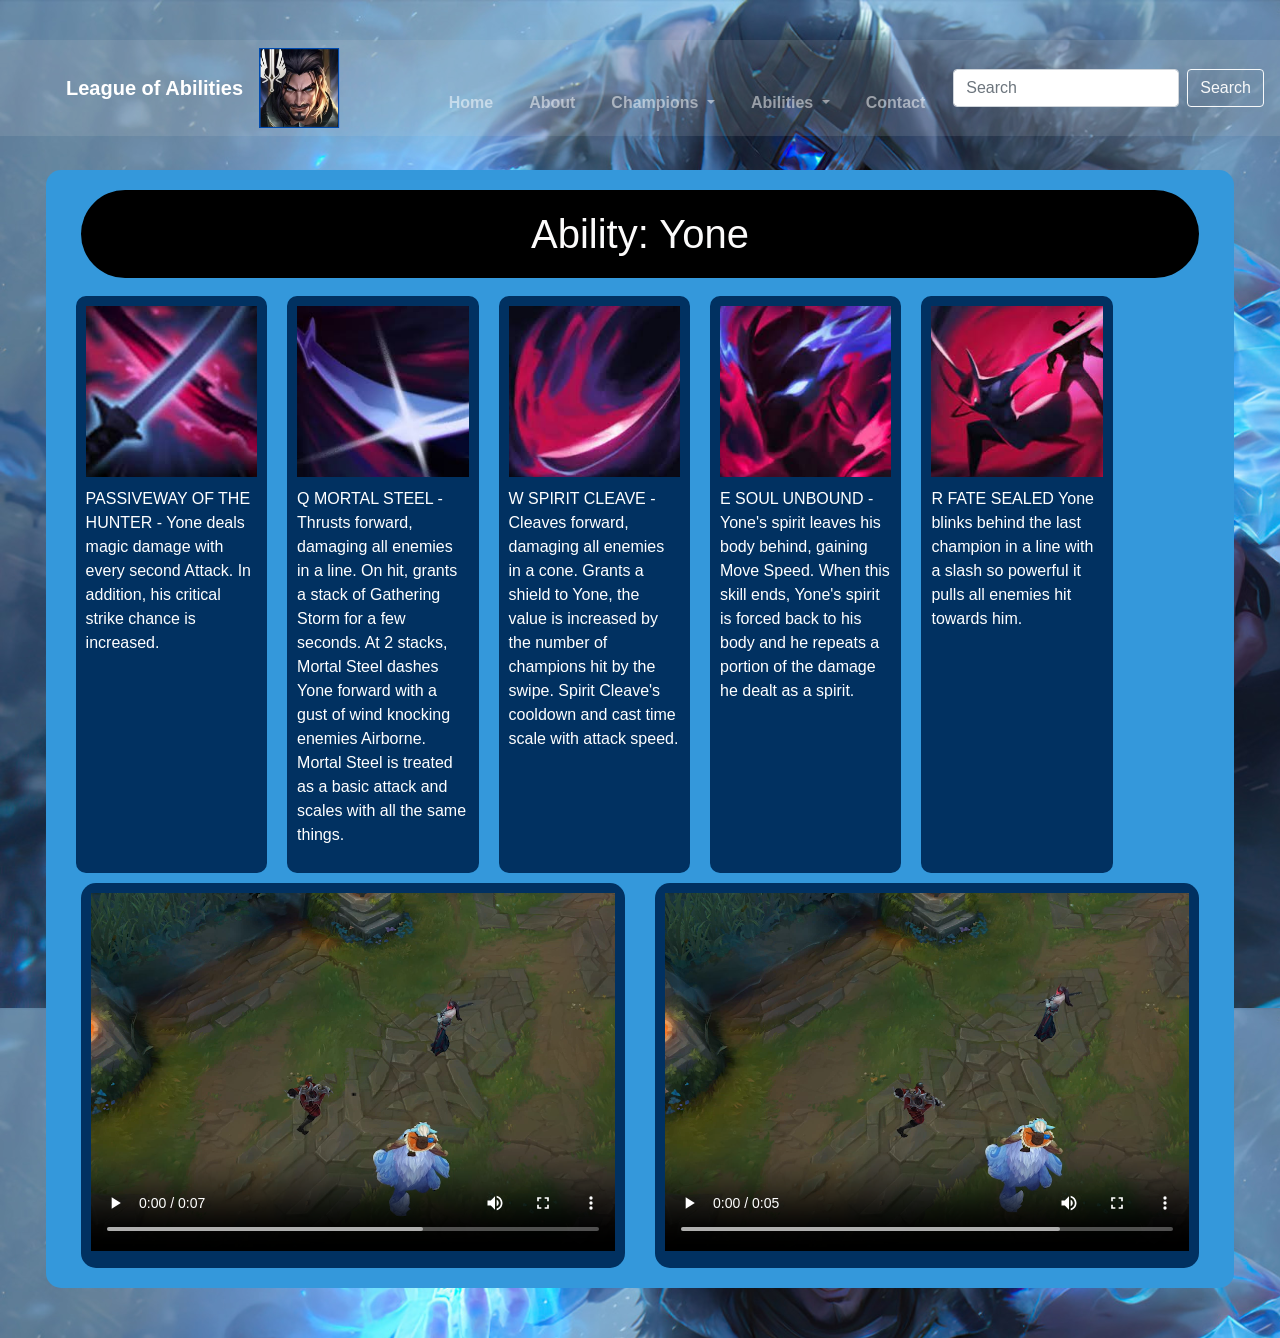
<file: yoneability.html>
<!DOCTYPE html>
<html lang="en">
<head>
    <meta charset="UTF-8">
    <meta name="viewport" content="width=device-width, initial-scale=1.0">
    <link rel="stylesheet" href="https://maxcdn.bootstrapcdn.com/bootstrap/4.0.0/css/bootstrap.min.css" integrity="sha384-Gn5384xqQ1aoWXA+058RXPxPg6fy4IWvTNh0E263XmFcJlSAwiGgFAW/dAiS6JXm" crossorigin="anonymous">
    <script src="https://cdnjs.cloudflare.com/ajax/libs/popper.js/1.12.9/umd/popper.min.js" integrity="sha384-ApNbgh9B+Y1QKtv3Rn7W3mgPxhU9K/ScQsAP7hUibX39j7fakFPskvXusvfa0b4Q" crossorigin="anonymous"></script>
    <script src="https://cdn.jsdelivr.net/npm/bootstrap@5.2.2/dist/js/bootstrap.bundle.min.js"></script>
    <link rel="stylesheet" href="css\styles.css">
    <link rel="stylesheet" href="css\styles for abilties.css" >
    <title>League of Abilities</title>
</head>
<body>
    <navbarsection>
        <nav class="navbar navbar-expand-lg navbar-dark fixed-top" style="background-color: #d3d3d321;">
            <a class="navbar-brand" href="index.html">League of Abilities</a>
            <img src="images\sylaslogobetter.png" alt="Sylas Site Logo" height="80">
            <button class="navbar-toggler" type="button" data-toggle="collapse" data-target="#navbarNav" aria-controls="navbarNav" aria-expanded="false" aria-label="Toggle navigation">
                <span class="navbar-toggler-icon"></span>
            </button>
            <div class="collapse navbar-collapse" id="navbarNav">
                <ul class="navbar-nav ml-auto">
                    <li class="nav-item">
                        <a class="nav-link" href="index.html">Home</a>
                    </li>
                    <li class="nav-item">
                        <a class="nav-link" href="overzicht.html">About</a>
                    </li>
                    <li class="nav-item dropdown">
                        <a class="nav-link dropdown-toggle" href="#" id="championsDropdown" role="button" data-bs-toggle="dropdown" aria-expanded="false">
                            Champions
                        </a>
                        <ul class="dropdown-menu" aria-labelledby="championsDropdown">
                            <li><a class="dropdown-item" href="aatroxlore.html">Aatrox</a></li>
                            <li><a class="dropdown-item" href="yonelore.html">Yone</a></li>
                            <li><a class="dropdown-item" href="samiralore.html">Samira</a></li>
                        </ul>
                    </li>
                    <li class="nav-item dropdown">
                        <a class="nav-link dropdown-toggle" href="#" id="abilitiesDropdown" role="button" data-bs-toggle="dropdown" aria-expanded="false">
                            Abilities
                        </a>
                        <ul class="dropdown-menu" aria-labelledby="abilitiesDropdown">
                            <li><a class="dropdown-item" href="aatroxability.html">Aatrox</a></li>
                            <li><a class="dropdown-item" href="yoneability.html">Yone</a></li>
                            <li><a class="dropdown-item" href="samiraability.html">Samira</a></li>
                        </ul>
                    </li>
                    <li class="nav-item">
                        <a class="nav-link" href="contact.html">Contact</a>
                    </li>
                </ul>              
                <form class="form-inline my-2 my-lg-0">
                    <input class="form-control mr-sm-2" type="search" placeholder="Search" aria-label="Search">
                    <button class="btn btn-outline-light my-2 my-sm-0" type="submit">Search</button>
                </form>
            </div>
        </nav>
    </navbarsection>
    <section class="blue-container">
        <article class="container-fluid">
            <h1 style="text-align: center; color: rgb(252, 251, 251); background-color: #000000; padding: 20px; border-radius: 50px;">Ability: Yone</h1>
            <abilitysection class="row">
                <article class="col-sm-2">
                    <img src="images\yoneP.jpg" alt="Yone Passive">
                    <p>PASSIVEWAY OF THE HUNTER -
                        Yone deals magic damage with every second Attack. In addition, his critical strike chance is increased.</p>
                </article>
                <article class="col-sm-2">
                    <img src="images\yone2.jpg" alt="Yone Q">
                    <p>Q
                        MORTAL STEEL -
                        Thrusts forward, damaging all enemies in a line. On hit, grants a stack of Gathering Storm for a few seconds. At 2 stacks, Mortal Steel dashes Yone forward with a gust of wind knocking enemies Airborne. Mortal Steel is treated as a basic attack and scales with all the same things.</p>
                </article>
                <article class="col-sm-2">
                    <img src="images\yoneactualE.jpg" alt="Yone W">
                    <p>W
                        SPIRIT CLEAVE -
                        Cleaves forward, damaging all enemies in a cone. Grants a shield to Yone, the value is increased by the number of champions hit by the swipe. Spirit Cleave's cooldown and cast time scale with attack speed.</p>
                </article>
                <article class="col-sm-2">
                    <img src="images\yoneW.jpg" alt="Yone E">
                    <p>E
                        SOUL UNBOUND -
                        Yone's spirit leaves his body behind, gaining Move Speed. When this skill ends, Yone's spirit is forced back to his body and he repeats a portion of the damage he dealt as a spirit.</p>
                </article>
                <article class="col-sm-2">
                    <img src="images\download.jpg" alt="Yone R">
                    <p>R
                        FATE SEALED
                        Yone blinks behind the last champion in a line with a slash so powerful it pulls all enemies hit towards him.</p>
                </article>
            </abilitysection>
            <div class="row">
                <div class="col-sm-6">
                    <div class="video-container" style="background-color: #013161; border-radius: 15px; padding: 10px;">
                        <video width="100%" height="auto" controls>
                            <source src="videos\yone evid.webm" type="video/mp4">
                            Your browser does not support the video tag.
                        </video>
                    </div>
                </div>
                <div class="col-sm-6">
                    <div class="video-container" style="background-color: #013161; border-radius: 15px; padding: 10px;">
                        <video width="100%" height="auto" controls>
                            <source src="videos\YONE rvid.webm" type="video/mp4">
                            Your browser does not support the video tag.
                        </video>
                    </div>
                </div>
            </div>            
        </article>
    </section>    
    </body>
    </html>
</file>
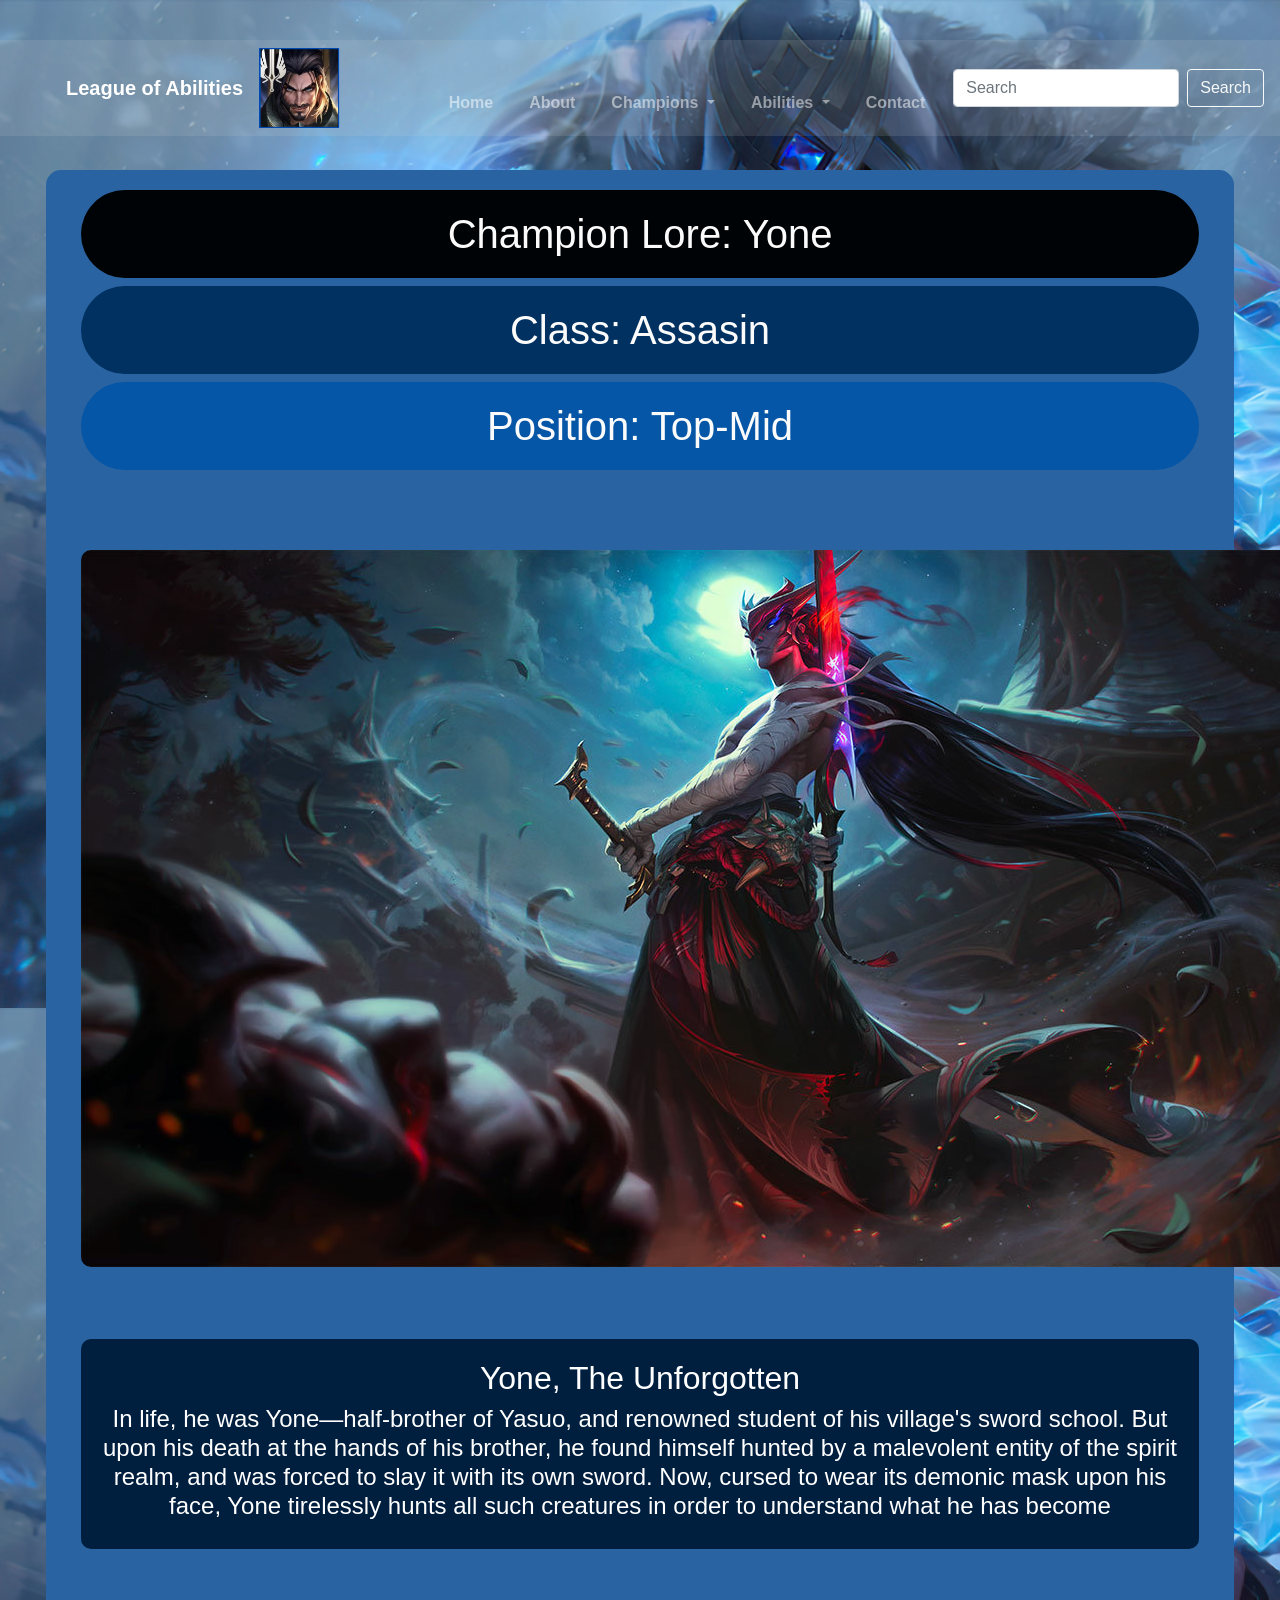
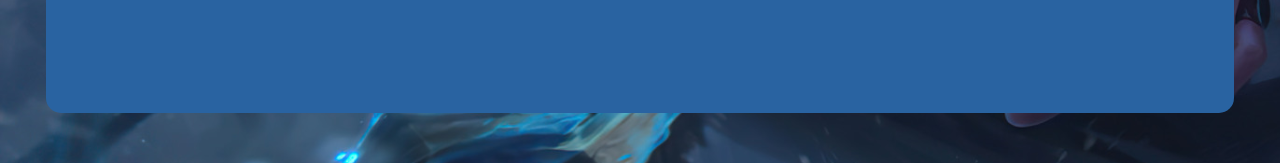
<file: yonelore.html>
<!DOCTYPE html>
<html lang="en">
<head>
    <meta charset="UTF-8">
    <meta name="viewport" content="width=device-width, initial-scale=1.0">
    <link rel="stylesheet" href="https://maxcdn.bootstrapcdn.com/bootstrap/4.0.0/css/bootstrap.min.css" integrity="sha384-Gn5384xqQ1aoWXA+058RXPxPg6fy4IWvTNh0E263XmFcJlSAwiGgFAW/dAiS6JXm" crossorigin="anonymous">
    <script src="https://cdnjs.cloudflare.com/ajax/libs/popper.js/1.12.9/umd/popper.min.js" integrity="sha384-ApNbgh9B+Y1QKtv3Rn7W3mgPxhU9K/ScQsAP7hUibX39j7fakFPskvXusvfa0b4Q" crossorigin="anonymous"></script>
    <script src="https://cdn.jsdelivr.net/npm/bootstrap@5.2.2/dist/js/bootstrap.bundle.min.js"></script>
    <link rel="stylesheet" href="css\styles.css">
    <title>League of Abilities</title>
</head>
<body>
    <navbarsection>
        <nav class="navbar navbar-expand-lg navbar-dark fixed-top" style="background-color: #d3d3d321;">
            <a class="navbar-brand" href="index.html">League of Abilities</a>
            <img src="images\sylaslogobetter.png" alt="Sylas Site Logo" height="80">
            <button class="navbar-toggler" type="button" data-toggle="collapse" data-target="#navbarNav" aria-controls="navbarNav" aria-expanded="false" aria-label="Toggle navigation">
                <span class="navbar-toggler-icon"></span>
            </button>
            <div class="collapse navbar-collapse" id="navbarNav">
                <ul class="navbar-nav ml-auto">
                    <li class="nav-item">
                        <a class="nav-link" href="index.html">Home</a>
                    </li>
                    <li class="nav-item">
                        <a class="nav-link" href="overzicht.html">About</a>
                    </li>
                    <li class="nav-item dropdown">
                        <a class="nav-link dropdown-toggle" href="#" id="championsDropdown" role="button" data-bs-toggle="dropdown" aria-expanded="false">
                            Champions
                        </a>
                        <ul class="dropdown-menu" aria-labelledby="championsDropdown">
                            <li><a class="dropdown-item" href="aatroxlore.html">Aatrox</a></li>
                            <li><a class="dropdown-item" href="yonelore.html">Yone</a></li>
                            <li><a class="dropdown-item" href="samiralore.html">Samira</a></li>
                        </ul>
                    </li>
                    <li class="nav-item dropdown">
                        <a class="nav-link dropdown-toggle" href="#" id="abilitiesDropdown" role="button" data-bs-toggle="dropdown" aria-expanded="false">
                            Abilities
                        </a>
                        <ul class="dropdown-menu" aria-labelledby="abilitiesDropdown">
                            <li><a class="dropdown-item" href="aatroxability.html">Aatrox</a></li>
                            <li><a class="dropdown-item" href="yoneability.html">Yone</a></li>
                            <li><a class="dropdown-item" href="samiraability.html">Samira</a></li>
                        </ul>
                    </li>
                    <li class="nav-item">
                        <a class="nav-link" href="contact.html">Contact</a>
                    </li>
                </ul>              
                <form class="form-inline my-2 my-lg-0">
                    <input class="form-control mr-sm-2" type="search" placeholder="Search" aria-label="Search">
                    <button class="btn btn-outline-light my-2 my-sm-0" type="submit">Search</button>
                </form>
            </div>
        </nav>
    </navbarsection>
    <section class="blue-container">
        <article class="container-fluid">
            <article>
                <h1 style="text-align: center; color: rgb(252, 251, 251); background-color: #000305; padding: 20px; border-radius: 50px;">Champion Lore: Yone</h1>
                <h1 style="text-align: center; color: rgb(252, 251, 251); background-color: #013161; padding: 20px; border-radius: 50px;">Class: Assasin</h1>
                <h1 style="text-align: center; color: rgb(252, 251, 251); background-color: #0556a7; padding: 20px; border-radius: 50px;">Position: Top-Mid</h1>
            </article>
            <br>
            <br>
            <br>
            <img src="images\Yone_0.jpg" alt="Yone image" style="display: block; margin: 0 auto; border-radius: 10px;">
            <br>
            <br>
            <br>
            <article style="background-color: #001f3f; color: white; padding: 20px; border-radius: 10px;">
                <h2 style="text-align: center;">Yone, The Unforgotten</h2>
                <h4 style="text-align: center;">In life, he was Yone—half-brother of Yasuo, and renowned student of his village's sword school. But upon his death at the hands of his brother, he found himself hunted by a malevolent entity of the spirit realm, and was forced to slay it with its own sword. Now, cursed to wear its demonic mask upon his face, Yone tirelessly hunts all such creatures in order to understand what he has become</h4>
            </article>
            <br>
            <br>
            <br>
            <br>
            <br>
            <br>
        </article>
    </section>
</body>
</file>
<file: css/styles.css>
body {
    margin: 0;
    padding: 0;
    background-image: url('League\ of\ Abilities/images/frelsylas.jpg');
    background-size: 140%;
    min-height: 100vh;
    display: flex;
    flex-direction: column;
}

.blue-container {
    background-color: #2963a1; 
    margin-top: 170px; 
    margin-bottom: 50px; 
    margin-left: calc(2vw + 20px); 
    margin-right: calc(2vw + 20px); 
    padding: 20px; 
    border-radius: 15px; 
}





.carousel {
    background-color: #007BFF;
    margin: auto;
    width: 90%;
    height: 100%; 
}

.carousel-indicators li {
    background-color: #5CE1E6;
}

.carousel-control-prev, .carousel-control-next {
    background-color: #5CE1E6;
    color: #fff;
}
.navbar-custom {
    background-color: #887a7b;
}

.navbar {
    background-color: transparent;
    margin-top: 40px; 
}

.navbar-brand {
    color: rgb(243, 235, 235);
    font-weight: bold;
    margin-left: 50px; 
}

.navbar-nav {
    margin-top: 30px; 
    text-align: center; 
}

.navbar-nav .nav-link {
    color: rgb(255, 252, 252); 
    font-weight: bold;
    margin-right: 20px; 
}
.h3 {
    color: white;
    font-weight: bold;
}
.img {
    display: block;
    margin-left: auto;
    margin-right: auto;
}

.custom-paragraph {
    color: #ffffff; 
    font-weight: bold; 
    text-align: center; 
}
.col-sm-2 {
    background-color: #013161;
    border-radius: 10px;
    padding: 10px;
    margin: 10px;
    color: white;

}
</file>
